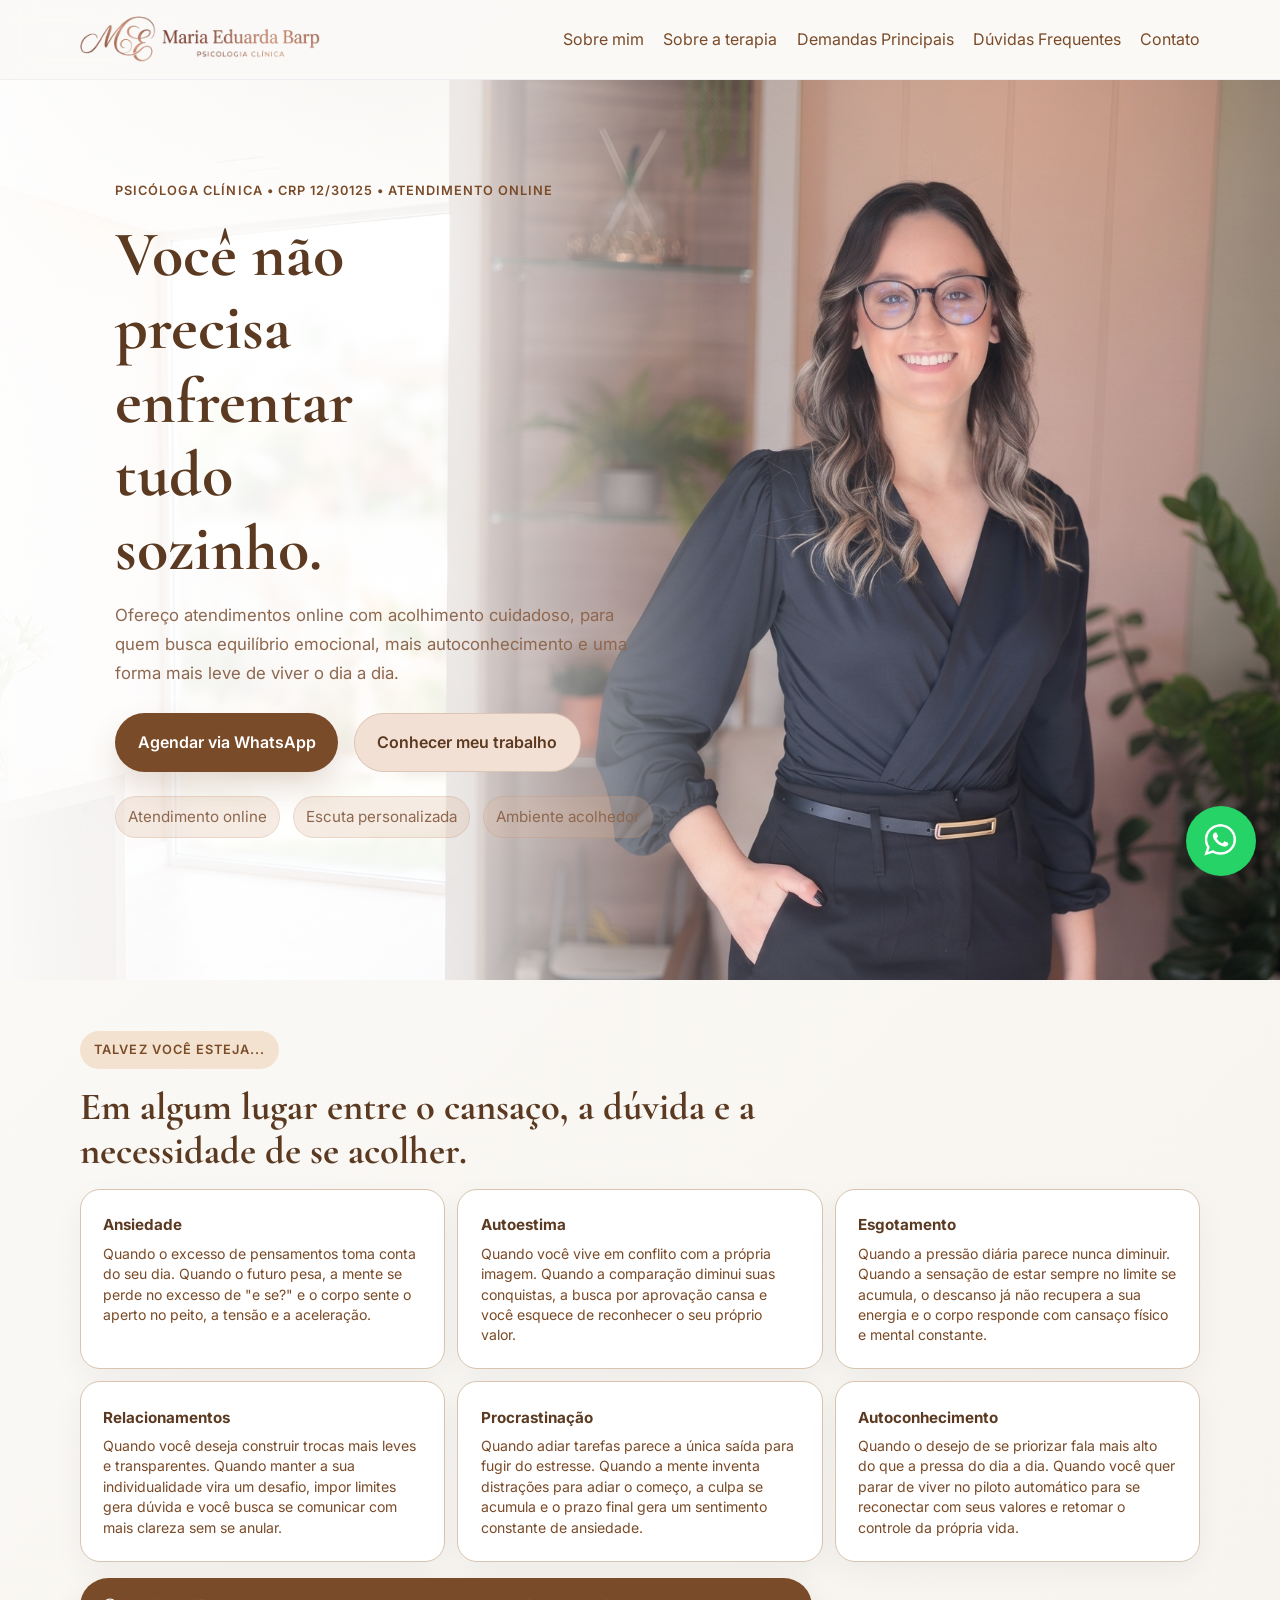
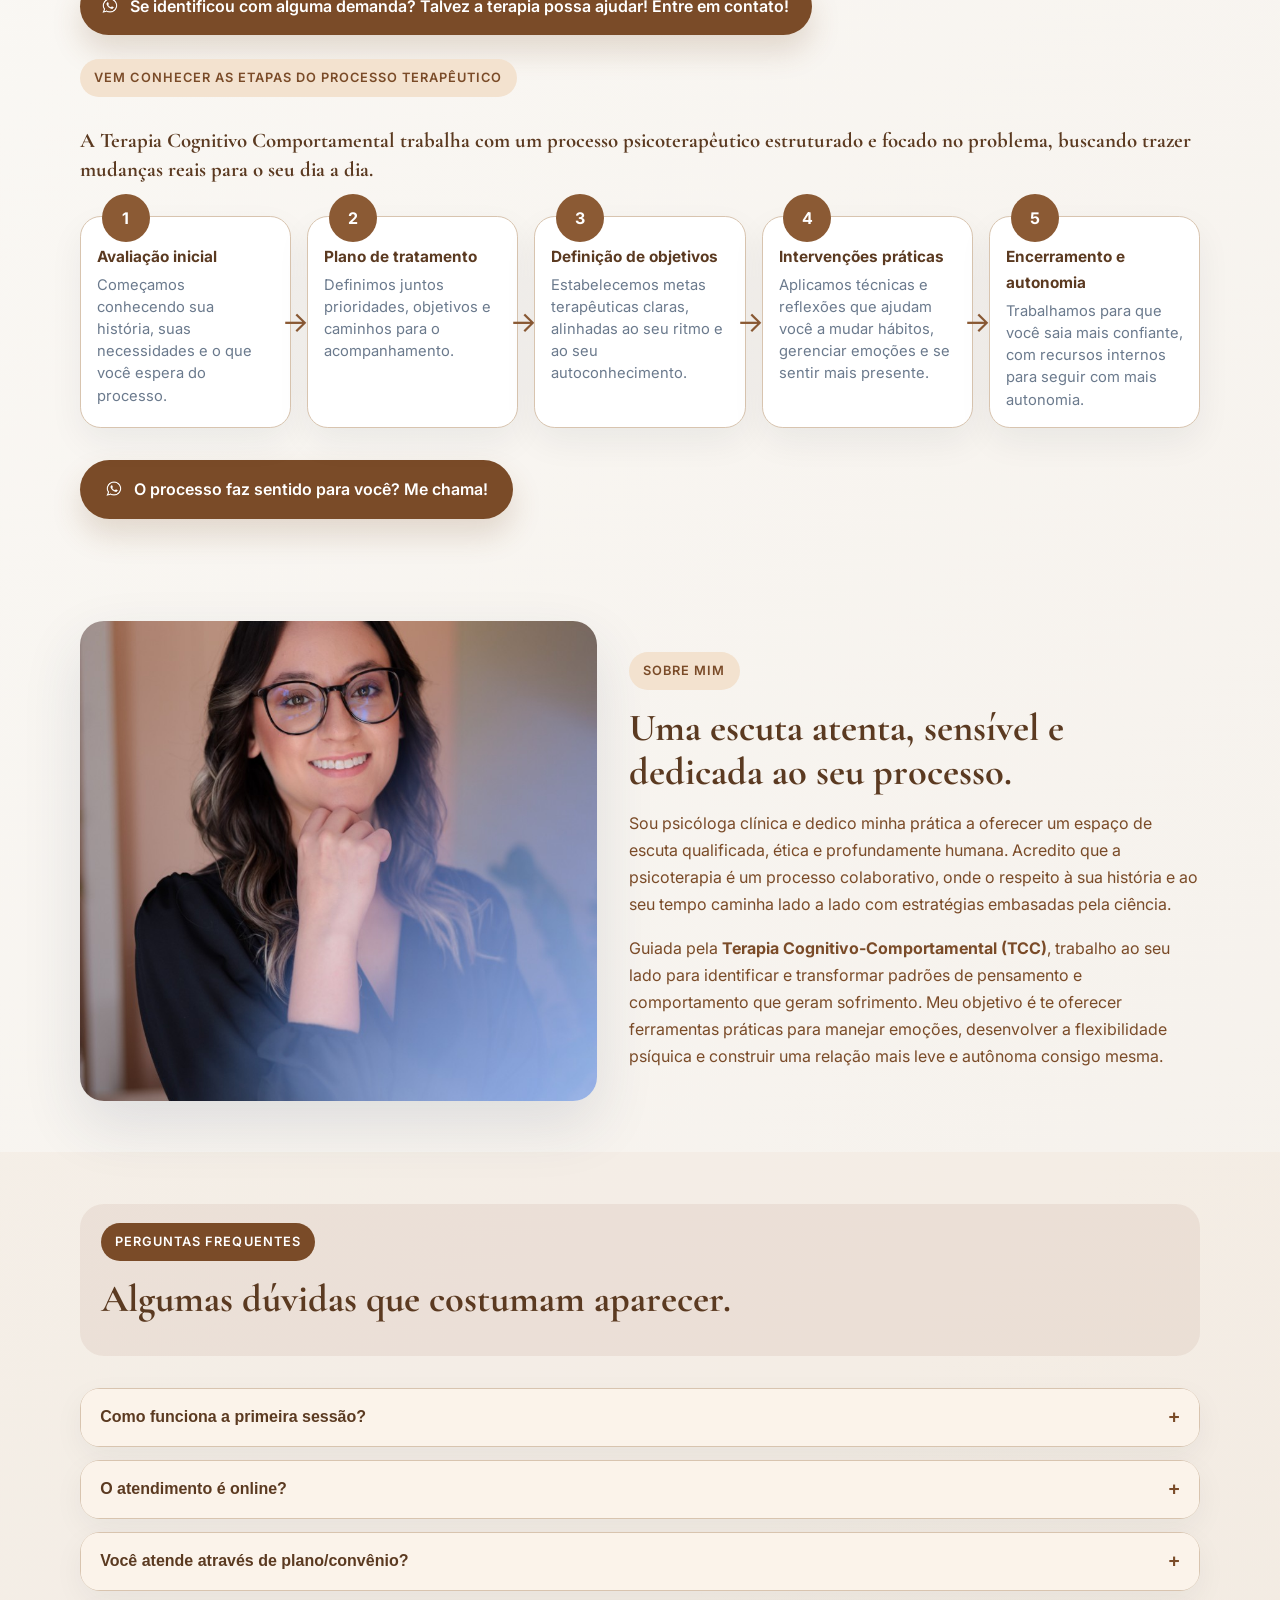
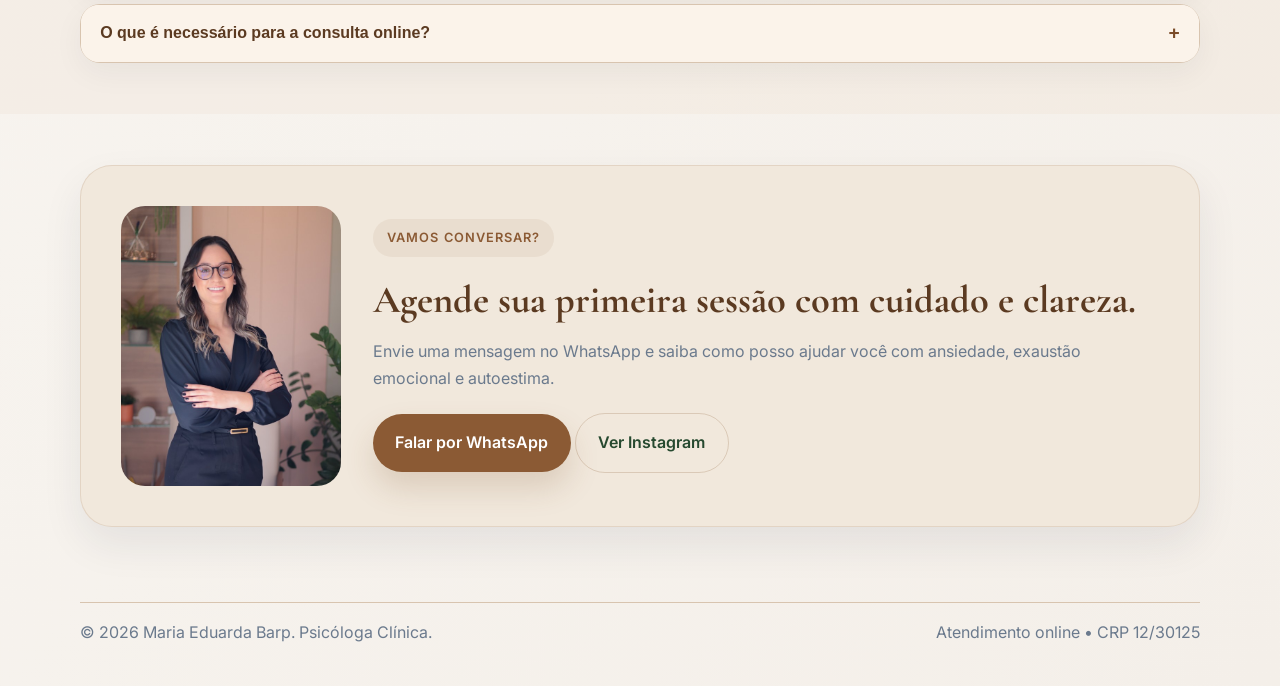
<file: index.html>
<!DOCTYPE html>
<html lang="pt-BR">
  <head>
    <meta charset="UTF-8" />
    <meta name="viewport" content="width=device-width, initial-scale=1.0" />
    <title>Maria Eduarda Barp | Psicóloga Clínica</title>
    <meta
      name="description"
      content="Maria Eduarda Barp, psicóloga clínica com atendimento online, oferecendo acolhimento e cuidado emocional para quem busca mais equilíbrio e autoconhecimento."
    />
    <link rel="preconnect" href="https://fonts.googleapis.com" />
    <link rel="preconnect" href="https://fonts.gstatic.com" crossorigin />
    <link
      href="https://fonts.googleapis.com/css2?family=Cormorant+Garamond:wght@500;600;700&family=Inter:wght@300;400;500;600;700&display=swap"
      rel="stylesheet"
    />
    <link rel="stylesheet" href="styles.css" />
  </head>
  <body>
    <header class="site-header">
      <nav class="container navbar">
        <a class="logo" href="#top">
          <img src="assets/logo certea.png" alt="Logo de Maria Eduarda Barp" />
        </a>
        <button class="mobile-menu-toggle" aria-expanded="false" aria-controls="primary-navigation" aria-label="Abrir menu">
          <span class="menu-icon" aria-hidden="true">
            <span></span>
            <span></span>
            <span></span>
          </span>
          Menu
        </button>
        <ul class="nav-links" id="primary-navigation">
          <li><a href="#sobre">Sobre mim</a></li>
          <li><a href="#terapia-etapas">Sobre a terapia</a></li>
          <li><a href="#demandas-principais">Demandas Principais</a></li>
          <li><a href="#faq">Dúvidas Frequentes</a></li>
          <li><a href="#contato">Contato</a></li>
        </ul>
      </nav>
    </header>

    <main id="top">
      <section class="hero" aria-label="Seção principal">
        <div class="hero-inner container">
          <div class="hero-image-mobile">
            <img src="assets/fotoinicial.jpeg" alt="Foto de Maria Eduarda Barp" />
          </div>
          <div class="hero-copy reveal">
            <p class="eyebrow">Psicóloga Clínica • CRP 12/30125 • Atendimento online</p>
            <h1>Você não precisa enfrentar tudo sozinho.</h1>
            <p class="hero-text">
              Ofereço atendimentos online com acolhimento cuidadoso, para quem busca equilíbrio emocional,
              mais autoconhecimento e uma forma mais leve de viver o dia a dia.
            </p>

            <div class="hero-actions">
              <a class="btn btn-primary" href="https://wa.me/554931940936?text=Olá,%20gostaria%20de%20agendar%20uma%20consulta." target="_blank" rel="noreferrer">
                Agendar via WhatsApp
              </a>
              <a class="btn btn-secondary" href="#sobre">Conhecer meu trabalho</a>
            </div>

            <ul class="hero-highlights">
              <li>Atendimento online</li>
              <li>Escuta personalizada</li>
              <li>Ambiente acolhedor</li>
            </ul>
          </div>
        </div>
             </section>

      <section class="section container reveal" id="terapia">
        <div class="section-heading" id="demandas-principais">
          <p class="eyebrow eyebrow-brown">Talvez você esteja...</p>
          <h2 class="section-title-brown">Em algum lugar entre o cansaço, a dúvida e a necessidade de se acolher.</h2>
        </div>

        <div class="cards-grid">
          <article class="info-card">
            <h3>Ansiedade</h3>
            <p>Quando o excesso de pensamentos toma conta do seu dia. Quando o futuro pesa, a mente se perde no excesso de "e se?" e o corpo sente o aperto no peito, a tensão e a aceleração.</p>
          </article>
          <article class="info-card">
            <h3>Autoestima</h3>
            <p>Quando você vive em conflito com a própria imagem. Quando a comparação diminui suas conquistas, a busca por aprovação cansa e você esquece de reconhecer o seu próprio valor.</p>
          </article>
          <article class="info-card">
            <h3>Esgotamento</h3>
            <p>Quando a pressão diária parece nunca diminuir. Quando a sensação de estar sempre no limite se acumula, o descanso já não recupera a sua energia e o corpo responde com cansaço físico e mental constante.</p>
          </article>
          <article class="info-card">
            <h3>Relacionamentos</h3>
            <p>Quando você deseja construir trocas mais leves e transparentes. Quando manter a sua individualidade vira um desafio, impor limites gera dúvida e você busca se comunicar com mais clareza sem se anular.</p>
          </article>
          <article class="info-card">
            <h3>Procrastinação</h3>
            <p>Quando adiar tarefas parece a única saída para fugir do estresse. Quando a mente inventa distrações para adiar o começo, a culpa se acumula e o prazo final gera um sentimento constante de ansiedade.</p>
          </article>
          <article class="info-card">
            <h3>Autoconhecimento</h3>
            <p>Quando o desejo de se priorizar fala mais alto do que a pressa do dia a dia. Quando você quer parar de viver no piloto automático para se reconectar com seus valores e retomar o controle da própria vida.</p>
          </article>
        </div>

        <div class="therapy-action reveal">
          <a class="btn btn-primary" href="https://wa.me/554931940936?text=Olá,%20gostaria%20de%20saber%20mais%20sobre%20a%20terapia." target="_blank" rel="noreferrer">
            <img class="btn-icon" src="assets/wpp.png" alt="WhatsApp" />
            Se identificou com alguma demanda? Talvez a terapia possa ajudar! Entre em contato!
          </a>
        </div>

        <div class="therapy-steps reveal" id="terapia-etapas">
          <p class="eyebrow eyebrow-brown">Vem conhecer as etapas do processo terapêutico</p>
          <h3>A Terapia Cognitivo Comportamental trabalha com um processo psicoterapêutico estruturado e focado no problema, buscando trazer mudanças reais para o seu dia a dia.</h3>
          <div class="steps-list">
            <article class="step-card">
              <span class="step-number">1</span>
              <div>
                <h4>Avaliação inicial</h4>
                <p>Começamos conhecendo sua história, suas necessidades e o que você espera do processo.</p>
              </div>
            </article>
            <article class="step-card">
              <span class="step-number">2</span>
              <div>
                <h4>Plano de tratamento</h4>
                <p>Definimos juntos prioridades, objetivos e caminhos para o acompanhamento.</p>
              </div>
            </article>
            <article class="step-card">
              <span class="step-number">3</span>
              <div>
                <h4>Definição de objetivos</h4>
                <p>Estabelecemos metas terapêuticas claras, alinhadas ao seu ritmo e ao seu autoconhecimento.</p>
              </div>
            </article>
            <article class="step-card">
              <span class="step-number">4</span>
              <div>
                <h4>Intervenções práticas</h4>
                <p>Aplicamos técnicas e reflexões que ajudam você a mudar hábitos, gerenciar emoções e se sentir mais presente.</p>
              </div>
            </article>
            <article class="step-card">
              <span class="step-number">5</span>
              <div>
                <h4>Encerramento e autonomia</h4>
                <p>Trabalhamos para que você saia mais confiante, com recursos internos para seguir com mais autonomia.</p>
              </div>
            </article>
          </div>
          <div class="therapy-steps-actions">
            <a class="btn btn-primary" href="https://wa.me/554931940936?text=Olá,%20gostaria%20de%20conhecer%20as%20etapas%20do%20processo%20terapêutico." target="_blank" rel="noreferrer">
              <img class="btn-icon" src="assets/wpp.png" alt="wpp" />
              O processo faz sentido para você? Me chama!
            </a>
          </div>
        </div>
      </section>

      <section class="section container" id="sobre">
        <div class="about-grid">
          <div class="about-image reveal">
            <img
              src="assets/perfil.jpg"
              alt="Maria Eduarda Barp em ambiente acolhedor"
            />
          </div>
          <div class="about-copy reveal">
            <p class="eyebrow">Sobre mim</p>
            <h2>Uma escuta atenta, sensível e dedicada ao seu processo.</h2>
            <p>
              Sou psicóloga clínica e dedico minha prática a oferecer um espaço de escuta qualificada, ética
              e profundamente humana. Acredito que a psicoterapia é um processo colaborativo, onde o respeito
              à sua história e ao seu tempo caminha lado a lado com estratégias embasadas pela ciência.
            </p>
            <p>
              Guiada pela <strong>Terapia Cognitivo-Comportamental (TCC)</strong>, trabalho ao seu lado para
              identificar e transformar padrões de pensamento e comportamento que geram sofrimento. Meu objetivo
              é te oferecer ferramentas práticas para manejar emoções, desenvolver a flexibilidade psíquica e
              construir uma relação mais leve e autônoma consigo mesma.
            </p>
          </div>
        </div>
      </section>

      <section class="section section-alt" id="faq">
        <div class="container">
          <div class="section-heading reveal">
            <p class="eyebrow">Perguntas frequentes</p>
            <h2>Algumas dúvidas que costumam aparecer.</h2>
          </div>

          <div class="faq-list">
            <article class="faq-item reveal">
              <button class="faq-question" type="button">
                <span>Como funciona a primeira sessão?</span>
                <span class="faq-icon">+</span>
              </button>
              <div class="faq-answer">
                <p>A primeira sessão é um momento de acolhimento e escuta. É um espaço seguro para nos conhecermos, onde você poderá compartilhar o que te trouxe à terapia, suas dúvidas e suas expectativas.</p>
                <p>A partir dessa conversa inicial, compreendemos suas demandas e alinhamos como a Terapia Cognitivo-Comportamental (TCC) pode te ajudar no dia a dia, definindo juntos os próximos passos do seu processo com total clareza e sem pressões.</p>
              </div>
            </article>

            <article class="faq-item reveal">
              <button class="faq-question" type="button">
                <span>O atendimento é online?</span>
                <span class="faq-icon">+</span>
              </button>
              <div class="faq-answer">
                <p>Sim. O atendimento é realizado através de sessões de 50 minutos mediadas de forma online, através da plataforma Google Meet.</p>
              </div>
            </article>

            <article class="faq-item reveal">
              <button class="faq-question" type="button">
                <span>Você atende através de plano/convênio?</span>
                <span class="faq-icon">+</span>
              </button>
              <div class="faq-answer">
                <p>Os atendimentos são realizados exclusivamente de forma <strong>particular</strong>. No entanto, forneço nota fiscal/recibo para que você possa solicitar o <strong>reembolso</strong> junto ao seu plano de saúde, caso ele ofereça essa opção.</p>
              </div>
            </article>

            <article class="faq-item reveal">
              <button class="faq-question" type="button">
                <span>O que é necessário para a consulta online?</span>
                <span class="faq-icon">+</span>
              </button>
              <div class="faq-answer">
                <p>Apenas uma conexão estável de internet, um dispositivo com câmera e microfone (celular ou computador) e um local silencioso e privativo, onde você se sinta à vontade para conversar abertamente.</p>
              </div>
            </article>
          </div>
        </div>
      </section>

      <section class="section container" id="contato">
        <div class="cta reveal">
          <div class="cta-grid">
            <div class="cta-image">
              <img src="assets/fotofinal.jpg" alt="Foto de contato" />
            </div>
            <div class="cta-copy">
              <p class="eyebrow">Vamos conversar?</p>
              <h2>Agende sua primeira sessão com cuidado e clareza.</h2>
              <p>Envie uma mensagem no WhatsApp e saiba como posso ajudar você com ansiedade, exaustão emocional e autoestima.</p>
              <div class="cta-actions">
                <a class="btn btn-primary" href="https://wa.me/554931940936?text=Olá,%20gostaria%20de%20agendar%20uma%20consulta." target="_blank" rel="noreferrer">
                  Falar por WhatsApp
                </a>
                <a class="btn btn-secondary" href="https://www.instagram.com/psimariabarp" target="_blank" rel="noreferrer">
                  Ver Instagram
                </a>
              </div>
            </div>
          </div>
        </div>
      </section>
    </main>

    <footer class="site-footer">
      <div class="container footer-content">
        <div>
          <p>© <span id="year"></span> Maria Eduarda Barp. Psicóloga Clínica.</p>
        </div>
        <div class="footer-links">
          <span>Atendimento online • CRP 12/30125</span>
        </div>
      </div>
    </footer>

    <a class="whatsapp-float" href="https://wa.me/554931940936?text=Olá,%20gostaria%20de%20agendar%20uma%20consulta." target="_blank" rel="noreferrer">
      <img src="assets/wpp.png" alt="WhatsApp" />
    </a>

    <script src="script.js"></script>
  </body>
</html>
</file>
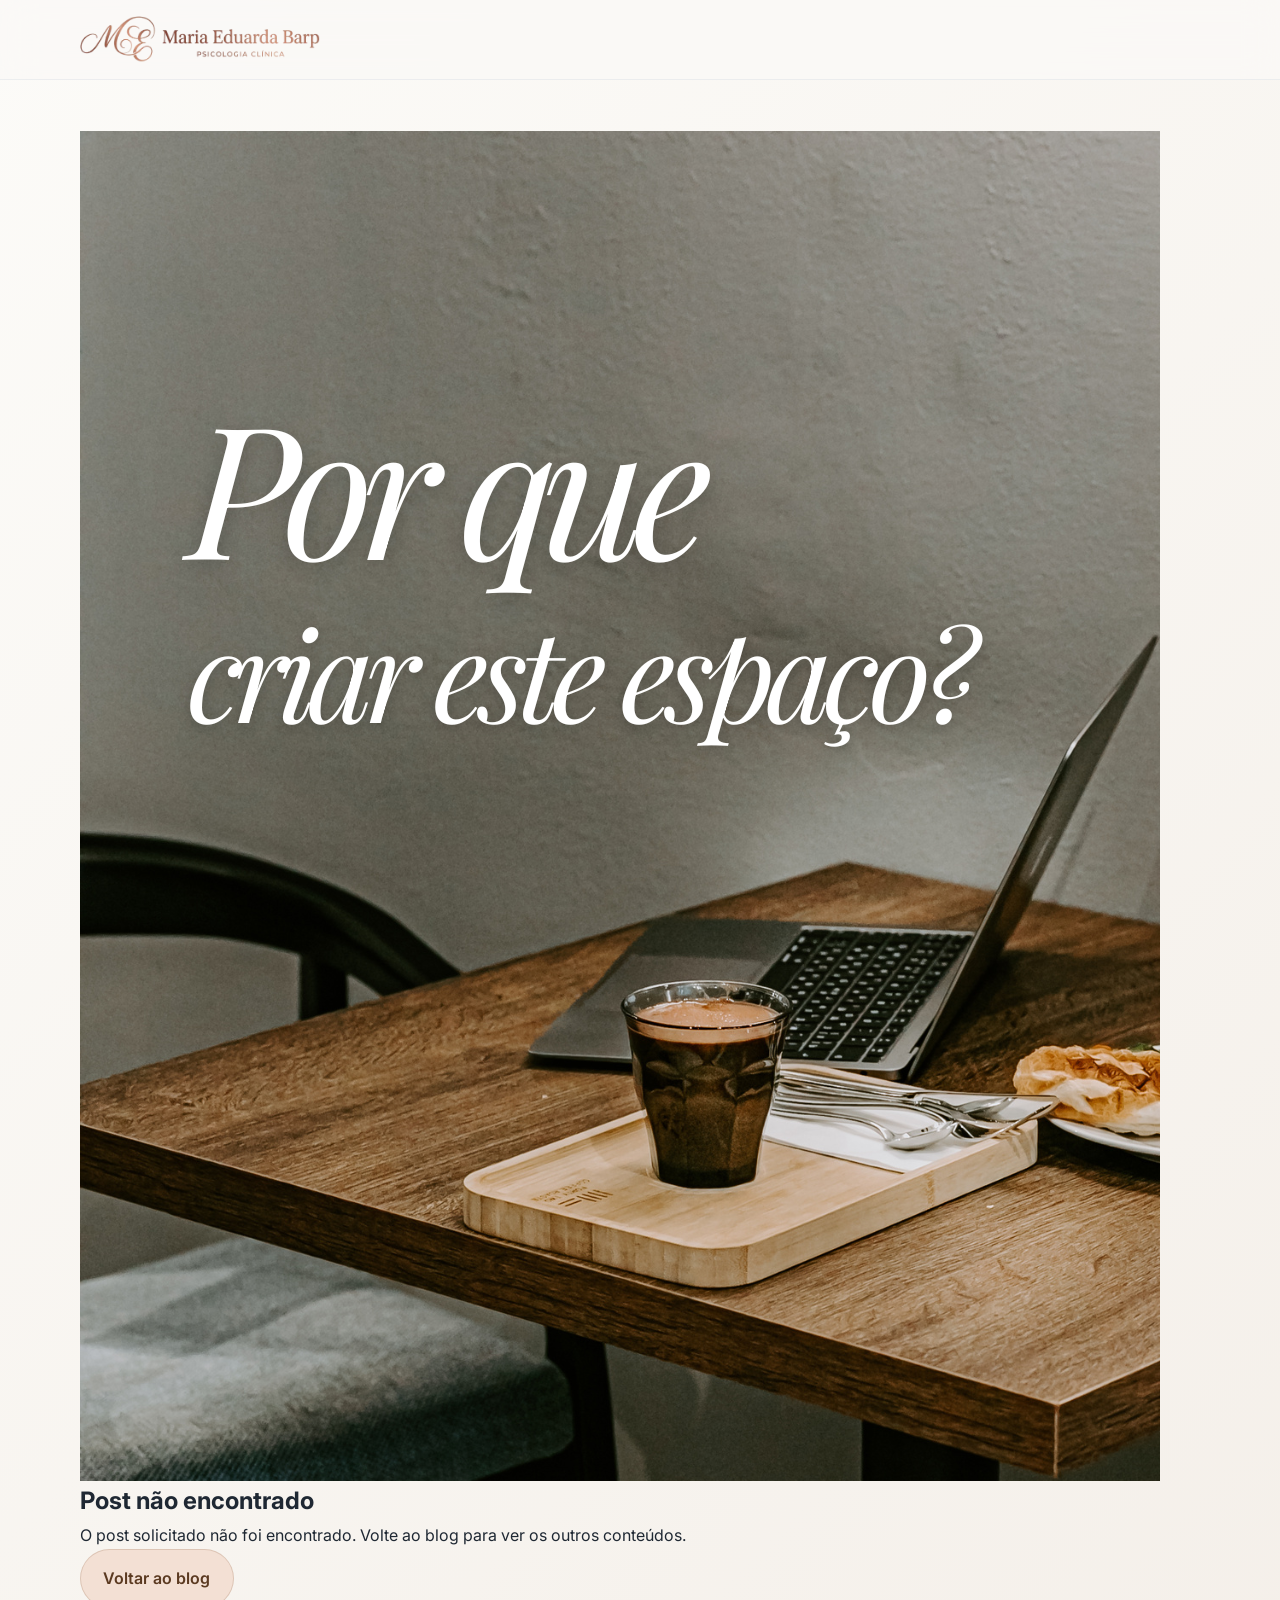
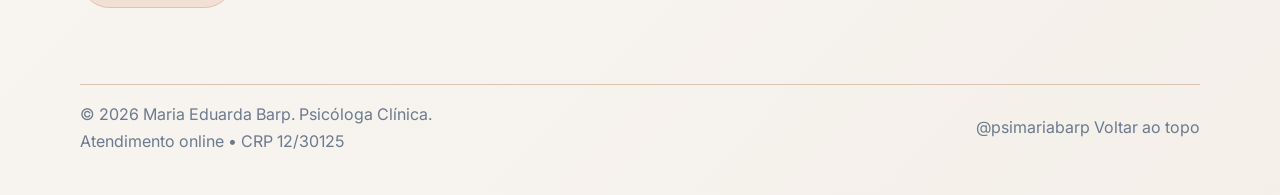
<file: blog-post.html>
<!DOCTYPE html>
<html lang="pt-BR">
  <head>
    <meta charset="UTF-8" />
    <meta name="viewport" content="width=device-width, initial-scale=1.0" />
    <title>Blog Post | Maria Eduarda Barp</title>
    <link rel="preconnect" href="https://fonts.googleapis.com" />
    <link rel="preconnect" href="https://fonts.gstatic.com" crossorigin />
    <link
      href="https://fonts.googleapis.com/css2?family=Cormorant+Garamond:wght@500;600;700&family=Inter:wght@300;400;500;600;700&display=swap"
      rel="stylesheet"
    />
    <link rel="stylesheet" href="styles.css" />
  </head>
  <body>
    <header class="site-header">
      <nav class="container navbar">
        <a class="logo" href="index.html">
          <img src="assets/logo certea.png" alt="Logo de Maria Eduarda Barp" />
        </a>
      </nav>
    </header>

    <main class="section container" id="blog-post-detail">
      <article class="blog-detail-card">
        <img id="post-image" src="assets/capa1.png" alt="Capa do post" />
        <div class="blog-detail-content">
          <time id="post-date"></time>
          <h1 id="post-title"></h1>
          <div id="post-text"></div>
          <a class="btn btn-secondary" href="index.html#blog">Voltar ao blog</a>
        </div>
      </article>
    </main>

    <footer class="site-footer">
      <div class="container footer-content">
        <div>
          <p>© <span id="year"></span> Maria Eduarda Barp. Psicóloga Clínica.</p>
          <p class="footer-note">Atendimento online • CRP 12/30125</p>
        </div>
        <div class="footer-links">
          <a href="https://www.instagram.com/psimariabarp" target="_blank" rel="noreferrer">@psimariabarp</a>
          <a href="index.html#top">Voltar ao topo</a>
        </div>
      </div>
    </footer>

    <script src="blog-post.js"></script>
  </body>
</html>
</file>
<file: styles.css>
:root {
  --bg: #f4efe9;
  --surface: #ffffff;
  --primary: #3f6b41;
  --primary-dark: #26492f;
  --text: #1f2833;
  --muted: #6b7a8d;
  --accent: #8b5a34;
  --border: #d8c4af;
  --shadow: 0 24px 60px rgba(41, 60, 94, 0.12);
}

* {
  box-sizing: border-box;
  margin: 0;
  padding: 0;
  min-width: 0;
}

html {
  scroll-behavior: smooth;
  min-width: 0;
}

body {
  min-width: 0;
  overflow-x: hidden;
  font-family: "Inter", sans-serif;
  color: var(--text);
  background: linear-gradient(135deg, #fcfbf8 0%, var(--bg) 100%);
  line-height: 1.7;
}

img {
  max-width: 100%;
  display: block;
}

a {
  color: inherit;
  text-decoration: none;
}

.sr-only {
  position: absolute;
  width: 1px;
  height: 1px;
  padding: 0;
  margin: -1px;
  overflow: hidden;
  clip: rect(0, 0, 0, 0);
  white-space: nowrap;
  border: 0;
}

.container {
  width: min(1120px, calc(100% - 2rem));
  margin: 0 auto;
}

.site-header {
  position: sticky;
  top: 0;
  z-index: 20;
  backdrop-filter: blur(16px);
  background: rgba(250, 249, 247, 0.8);
  border-bottom: 1px solid rgba(52, 84, 138, 0.07);
}

.navbar {
  display: flex;
  align-items: center;
  justify-content: space-between;
  padding: 1rem 0;
}

.logo {
  font-family: "Playfair Display", serif;
  font-size: 1.2rem;
  font-weight: 700;
  color: var(--primary);
}

.logo img {
  display: block;
  max-width: 240px;
  width: auto;
  height: auto;
}

.nav-links {
  display: flex;
  gap: 1.2rem;
  list-style: none;
  align-items: center;
}

.nav-links a {
  transition: color 0.2s ease;
  color: #7a4b28;
}

.mobile-menu-toggle {
  display: none;
  border: 1px solid rgba(122, 75, 40, 0.18);
  background: rgba(243, 224, 212, 0.18);
  color: var(--primary-dark);
  font-weight: 700;
  border-radius: 0.9rem;
  padding: 0.85rem 1.1rem;
  cursor: pointer;
}

.mobile-menu-toggle:hover,
.mobile-menu-toggle:focus-visible {
  background: rgba(243, 224, 212, 0.28);
}

.nav-links a:hover,
.nav-links a:focus-visible {
  color: #5b3a21;
}

.hero {
  min-height: 100vh;
  display: block;
  position: relative;
  background-image: url("assets/foto cortada.png");
  background-size: cover;
  background-position: center right;
  background-repeat: no-repeat;
}

.hero::before {
  content: "";
  position: absolute;
  inset: 0;
  /* soft white overlay on the left so text is readable while image stays full-bleed */
  background: linear-gradient(90deg, rgba(255,255,255,0.96) 0%, rgba(255,255,255,0.78) 36%, rgba(255,255,255,0.12) 56%, rgba(255,255,255,0.0) 100%);
  pointer-events: none;
}

.hero-image-mobile {
  display: none;
}

@media (min-width: 901px) {
  .hero-image-mobile {
    display: none !important;
  }
}

.hero-image-mobile img {
  width: 100%;
  height: auto;
  display: block;
  border-radius: 1.5rem;
  object-fit: cover;
}

.hero-inner {
  position: relative;
  z-index: 2;
  width: 100%;
  padding: 4rem 0;
}

/* position the container slightly to the left so the text sits over the empty wall area */
.hero-inner.container {
  margin-left: clamp(1rem, 6vw, 8rem);
  margin-right: 0;
}

.hero-copy {
  max-width: 620px;
  padding: 2rem 2.4rem;
  background: transparent;
  border-radius: 0.5rem;
  color: #5b3a21;
}

.hero-copy h1 {
  color: #5b3a21;
  font-size: clamp(2.2rem, 4vw, 3.6rem);
}

.hero-copy .eyebrow {
  background: transparent;
  color: #7a4b28;
  padding: 0;
}

.eyebrow {
  display: inline-block;
  padding: 0.5rem 0.9rem;
  border-radius: 999px;
  background: #eef4fc;
  color: var(--primary);
  font-size: 0.8rem;
  font-weight: 600;
  letter-spacing: 0.08em;
  text-transform: uppercase;
  margin-bottom: 1rem;
}

.eyebrow.eyebrow-brown {
  background: #f3e2cf;
  color: #7a4b28;
}

.hero h1,
.section-heading h2,
.about-copy h2,
.cta h2 {
  font-family: "Cormorant Garamond", serif;
  color: var(--text);
  line-height: 1.15;
  margin-bottom: 1rem;
}

.hero h1 {
  color: #5b3a21;
  font-size: clamp(2.4rem, 5vw, 4rem);
  max-width: 10ch;
}

.hero-text {
  font-size: 1.05rem;
  color: #8e674f;
  max-width: 560px;
  margin-bottom: 1.6rem;
}

.hero-actions {
  display: flex;
  flex-wrap: wrap;
  gap: 1rem;
  margin-bottom: 1.5rem;
}

.btn {
  display: inline-flex;
  align-items: center;
  justify-content: center;
  border-radius: 999px;
  padding: 0.95rem 1.4rem;
  font-weight: 600;
  transition: transform 0.2s ease, box-shadow 0.2s ease;
}

.btn:hover,
.btn:focus-visible {
  transform: translateY(-2px);
}

.btn-primary {
  background: #7a4b28;
  color: #fff;
  box-shadow: 0 16px 30px rgba(122, 75, 40, 0.18);
}

.btn-secondary {
  background: #f3e0d4;
  border: 1px solid rgba(122, 75, 40, 0.18);
  color: #5b3a21;
}

.hero-highlights {
  display: flex;
  flex-wrap: wrap;
  gap: 0.8rem;
  list-style: none;
  color: #8e674f;
  font-size: 0.95rem;
}

.hero-highlights li {
  padding: 0.45rem 0.75rem;
  border-radius: 999px;
  background: rgba(220, 180, 150, 0.25);
  border: 1px solid rgba(183, 124, 82, 0.18);
}


.loading-text,
.blog-error {
  color: #7a4b28;
}

.hero-card {
  position: relative;
  padding: 1rem;
  border-radius: 2rem;
  background: linear-gradient(145deg, #f5efe6, #eef4fc);
  box-shadow: var(--shadow);
}

.hero-card-main,
.hero-card-side {
  overflow: hidden;
}

.hero-card img {
  border-radius: 1.5rem;
  width: 100%;
  height: 100%;
  object-fit: cover;
}

.hero-card-main {
  min-height: 560px;
}

.hero-card-side {
  margin-top: 2rem;
  min-height: 320px;
}

.hero-card-badge {
  position: absolute;
  left: 1.5rem;
  bottom: 1.5rem;
  padding: 1rem 1.2rem;
  border-radius: 999px;
  background: rgba(255, 255, 255, 0.95);
  box-shadow: 0 12px 30px rgba(0, 0, 0, 0.08);
  max-width: 240px;
  font-weight: 600;
  color: var(--primary);
}

.section {
  padding: 3.2rem 0;
}

.section-alt {
  background: rgba(233, 218, 202, 0.25);
}

#faq .section-heading {
  margin-bottom: 2rem;
  padding: 1.2rem 1.3rem;
  border-radius: 1.5rem;
  background: rgba(123, 68, 37, 0.08);
}

#faq .section-heading .eyebrow {
  background: #7a4b28;
  color: #fff;
}

.section-heading h2.section-title-brown {
  color: #5b3a21;
}

#faq .section-heading h2 {
  color: #5b3a21;
}

#demandas-principais {
  scroll-margin-top: 5rem;
}

#terapia-etapas {
  scroll-margin-top: 5rem;
}

#terapia .section-heading h2 {
  white-space: normal;
  overflow-wrap: anywhere;
}

.section-heading h2,
.about-copy h2,
.cta h2 {
  font-size: clamp(1.8rem, 3.2vw, 2.4rem);
  max-width: 700px;
}

.cta h2 {
  text-align: center;
  max-width: 100%;
  width: 100%;
}

.cards-grid {
  display: grid;
  grid-template-columns: repeat(3, minmax(0, 1fr));
  gap: 0.75rem;
}

.therapy-action {
  margin-top: 1rem;
}

.therapy-steps {
  margin-top: 1.5rem;
}

.therapy-steps h3 {
  font-family: "Cormorant Garamond", serif;
  font-size: clamp(1rem, 1.9vw, 1.3rem);
  margin: 0.8rem 0 2rem;
  color: #5b3a21;
  max-width: 100%;
  line-height: 1.4;
}

.therapy-steps-actions {
  margin-top: 2rem;
}

.therapy-steps-actions .btn {
  padding: 1rem 1.6rem;
}

.btn-icon {
  display: inline-flex;
  width: auto;
  height: 1em;
  max-height: 1.25em;
  margin-right: 0.75rem;
  vertical-align: middle;
  object-fit: contain;
}

.steps-list {
  display: grid;
  grid-template-columns: repeat(5, minmax(0, 1fr));
  gap: 1rem;
}

.step-card {
  position: relative;
  display: grid;
  grid-template-columns: 1fr;
  gap: 0.85rem;
  padding: 1.7rem 1rem 1rem;
  background: var(--surface);
  border: 1px solid var(--border);
  border-radius: 1.3rem;
  box-shadow: 0 14px 35px rgba(24, 37, 58, 0.06);
}

.step-card:not(:last-child)::after {
  content: "→";
  position: absolute;
  right: -1.2rem;
  top: 50%;
  transform: translateY(-50%);
  font-size: 1.8rem;
  color: var(--accent);
}

.step-number {
  position: absolute;
  top: -1.4rem;
  left: 1.3rem;
  display: inline-flex;
  width: 3rem;
  height: 3rem;
  align-items: center;
  justify-content: center;
  border-radius: 50%;
  background: var(--accent);
  color: #fff;
  font-weight: 700;
  flex-shrink: 0;
}

.step-card h4 {
  margin-bottom: 0.25rem;
  font-size: 0.96rem;
  color: #5b3a21;
}

.step-card p {
  color: var(--muted);
  font-size: 0.92rem;
  line-height: 1.5;
}

.info-card,
.timeline-card,
.faq-item {
  background: var(--surface);
  border: 1px solid var(--border);
  border-radius: 1.25rem;
  box-shadow: 0 10px 30px rgba(24, 37, 58, 0.05);
}

.info-card {
  padding: 1.4rem;
}

.info-card h3,
.timeline-card h3 {
  margin-bottom: 0.35rem;
  font-size: 0.95rem;
  color: #5b3a21;
}

.info-card p {
  color: #7a4b28;
  font-size: 0.88rem;
  line-height: 1.45;
}

.timeline-card p,
.about-copy p,
.faq-answer p,
.cta p {
  color: var(--muted);
}

.timeline-grid {
  display: grid;
  grid-template-columns: repeat(3, minmax(0, 1fr));
  gap: 1rem;
}

.timeline-card {
  padding: 1.5rem;
}

.timeline-card span {
  display: inline-flex;
  width: 2.2rem;
  height: 2.2rem;
  align-items: center;
  justify-content: center;
  border-radius: 50%;
  background: var(--accent);
  color: #fff;
  font-weight: 700;
  margin-bottom: 1rem;
}

.timeline-card h3 {
  color: var(--accent);
}

#sobre .about-copy .eyebrow {
  background: #f3e2cf;
  color: #7a4b28;
}

#sobre .about-copy h2 {
  color: #5b3a21;
}

@media (max-width: 900px) {
  .site-header {
    padding: 0 1rem;
  }

  .navbar {
    flex-wrap: wrap;
    gap: 0.75rem;
  }

  .nav-links {
    flex-wrap: wrap;
    justify-content: center;
    gap: 0.75rem;
  }

  .nav-links li {
    min-width: 0;
  }

  .hero {
    min-height: auto;
    background-image: none;
    background-color: #fcfbf8;
    background-position: center top;
    padding-top: 0;
    padding-bottom: 2rem;
  }

  .hero::before {
    display: none;
  }

  .hero-image-mobile {
    display: block;
    margin-bottom: 1rem;
  }

  .hero-image-mobile img {
    max-height: 45vh;
    object-fit: cover;
  }

  .hero-inner {
    padding: 2.5rem 0;
  }

  .hero-inner.container {
    margin-left: 0;
    margin-right: 0;
  }

  .hero-copy {
    padding: 1.6rem 1.6rem;
    max-width: 100%;
  }

  .hero-actions {
    flex-direction: column;
    align-items: stretch;
  }

  .hero-actions .btn {
    width: 100%;
    font-size: 0.95rem;
  }

  .btn {
    font-size: 0.95rem;
  }

  .hero-highlights {
    flex-direction: column;
    gap: 0.65rem;
  }

  .section {
    padding: 2.4rem 0;
  }

  .cards-grid,
  .steps-list,
  .timeline-grid,
  .about-grid,
  .cta-grid {
    display: grid;
    grid-template-columns: 1fr;
    gap: 1.2rem;
  }

  .therapy-steps {
    margin-top: 2rem;
  }

  .step-card {
    padding: 1.5rem;
  }

  .step-card:not(:last-child)::after {
    display: none;
  }

  .about-copy,
  .cta-copy {
    text-align: left;
  }

  .about-image img,
  .cta-image img {
    width: 100%;
    height: auto;
    object-fit: cover;
    border-radius: 1.25rem;
  }

  .therapy-steps-actions,
  .cta-actions {
    display: flex;
    flex-direction: column;
    gap: 1rem;
  }

  .cta-actions a {
    width: 100%;
  }

  .footer-content {
    display: flex;
    flex-direction: column;
    align-items: center;
    gap: 0.75rem;
    text-align: center;
  }

  .whatsapp-float {
    width: 3.8rem;
    height: 3.8rem;
    padding: 0.75rem;
  }

  .section-heading h2,
  .hero h1,
  .about-copy h2,
  .cta h2 {
    white-space: normal;
    overflow-wrap: anywhere;
  }
}

@media (max-width: 640px) {
  .container {
    width: min(100%, calc(100% - 1.5rem));
  }

  .hero-copy {
    padding: 1.25rem 1.2rem;
  }

  .hero h1 {
    font-size: clamp(2rem, 8vw, 2.8rem);
  }

  .hero-text,
  .info-card p,
  .step-card p,
  .faq-answer p,
  .cta p {
    font-size: 0.98rem;
  }

  .nav-links {
    width: 100%;
    justify-content: center;
  }

  .nav-links li {
    flex: 1 1 100%;
    min-width: 0;
    text-align: center;
  }

  .nav-links.open {
    display: grid;
    grid-template-columns: 1fr;
  }

  .hero-actions {
    gap: 0.85rem;
  }

  .faq-list {
    display: grid;
    gap: 1rem;
  }

  .faq-question {
    width: 100%;
    padding: 1rem 1rem;
    text-align: left;
  }

  .faq-answer {
    padding: 0 1rem 1rem;
  }
}

.mobile-menu-toggle {
  display: none;
  border: 1px solid rgba(122, 75, 40, 0.18);
  background: rgba(243, 224, 212, 0.18);
  color: var(--primary-dark);
  font-weight: 700;
  border-radius: 0.9rem;
  padding: 0.85rem 1.1rem;
  cursor: pointer;
  order: 2;
  margin-top: 0.75rem;
  align-items: center;
  gap: 0.75rem;
}

.mobile-menu-toggle .menu-icon {
  display: inline-flex;
  flex-direction: column;
  justify-content: center;
  gap: 0.25rem;
}

.mobile-menu-toggle .menu-icon span {
  display: block;
  width: 1rem;
  height: 0.15rem;
  background: #5b3a21;
  border-radius: 999px;
}

.nav-links {
  transition: max-height 0.3s ease;
}

@media (max-width: 900px) {
  .navbar {
    flex-direction: column;
    align-items: flex-start;
  }

  .logo {
    order: 1;
  }

  .mobile-menu-toggle {
    display: inline-flex;
    align-items: center;
    justify-content: center;
    width: auto;
    order: 2;
    margin-top: 0.75rem;
  }

  .nav-links {
    width: 100%;
    max-height: 0;
    overflow: hidden;
    display: grid;
    grid-template-columns: 1fr;
    gap: 0.5rem;
    padding-top: 0.75rem;
    transition: max-height 0.3s ease;
    order: 3;
  }

  .nav-links.open {
    max-height: 500px;
  }

  .nav-links li {
    width: 100%;
  }

  .nav-links a {
    display: block;
    width: 100%;
    padding: 0.95rem 1rem;
    border-radius: 0.9rem;
    background: rgba(243, 224, 212, 0.16);
    color: #5b3a21;
  }

  .nav-links a:hover,
  .nav-links a:focus-visible {
    background: rgba(122, 75, 40, 0.1);
  }
}

#sobre .about-copy p {
  color: #7a4b28;
}

.about-grid {
  display: grid;
  grid-template-columns: 0.95fr 1.05fr;
  gap: 2rem;
  align-items: center;
  min-width: 0;
}

.about-image img {
  border-radius: 1.5rem;
  width: 100%;
  max-height: 480px;
  object-fit: cover;
  box-shadow: var(--shadow);
}

.about-copy p + p {
  margin-top: 1rem;
}

.faq-list {
  display: grid;
  gap: 0.8rem;
}

.faq-question {
  width: 100%;
  border: none;
  background: #fbf3ea;
  padding: 1.1rem 1.2rem;
  display: flex;
  justify-content: space-between;
  align-items: center;
  font-size: 1rem;
  font-weight: 600;
  color: #5b3a21;
  cursor: pointer;
  border-radius: 1.1rem;
  text-align: left;
}

.faq-icon {
  color: #7a4b28;
  font-size: 1.2rem;
}

.faq-answer {
  max-height: 0;
  overflow: hidden;
  transition: max-height 0.25s ease;
  padding: 0 1.2rem;
}

.faq-item.active .faq-answer {
  max-height: 120px;
  padding: 0.6rem 1.2rem 1rem;
}

.cta {
  padding: 2.5rem;
  border-radius: 2rem;
  background: #f1e8dc;
  color: var(--text);
  box-shadow: 0 18px 40px rgba(26, 41, 63, 0.08);
  border: 1px solid rgba(139, 90, 52, 0.14);
}

.cta-grid {
  display: grid;
  grid-template-columns: minmax(150px, 220px) 1fr;
  gap: 2rem;
  align-items: center;
}

.cta-image {
  border-radius: 1.5rem;
  overflow: hidden;
  max-width: 220px;
}

.cta-image img {
  width: 100%;
  height: auto;
  display: block;
}

.cta-copy {
  text-align: left;
}

.cta .eyebrow {
  background: rgba(139, 90, 52, 0.08);
  color: var(--accent);
}

.cta h2 {
  color: #5b3a21;
  text-align: left;
  max-width: none;
  width: 100%;
}

.cta p {
  color: var(--muted);
  margin-bottom: 1.3rem;
  text-align: left;
}

.cta .btn-primary {
  background: var(--accent);
  color: #fff;
}

.cta .btn-secondary {
  background: transparent;
  border-color: rgba(139, 90, 52, 0.22);
  color: var(--primary-dark);
}

.site-footer {
  padding: 1.5rem 0 2.5rem;
}

.whatsapp-float {
  position: fixed;
  right: 1.5rem;
  bottom: 1.5rem;
  width: 3.8rem;
  height: 3.8rem;
  border-radius: 50%;
  display: inline-flex;
  align-items: center;
  justify-content: center;
  background: #25d366;
  box-shadow: 0 18px 40px rgba(0, 0, 0, 0.18);
  z-index: 50;
  transition: transform 0.2s ease, box-shadow 0.2s ease;
}

.whatsapp-float:hover,
.whatsapp-float:focus-visible {
  transform: translateY(-2px);
  box-shadow: 0 22px 45px rgba(0, 0, 0, 0.22);
}

.whatsapp-float img {
  width: 2.2rem;
  height: 2.2rem;
}

.whatsapp-float {
  width: 4.4rem;
  height: 4.4rem;
}

.footer-content {
  display: flex;
  justify-content: space-between;
  align-items: center;
  border-top: 1px solid var(--border);
  padding-top: 1rem;
  color: var(--muted);
}

.reveal {
  opacity: 0;
  transform: translateY(24px);
  transition: opacity 0.6s ease, transform 0.6s ease;
}

.reveal.visible {
  opacity: 1;
  transform: translateY(0);
}

@media (max-width: 860px) {
  .hero,
  .about-grid {
    grid-template-columns: 1fr;
  }

  .cards-grid,
  .timeline-grid,
  .steps-list {
    grid-template-columns: 1fr;
  }

  .hero-card img {
    height: 420px;
  }

  .step-card:not(:last-child)::after {
    display: none;
  }
}

@media (max-width: 760px) {
  .hero {
    background-position: center center;
    min-height: auto;
    padding: 2.5rem 0;
  }

  .hero-copy {
    margin: 0 1rem 1.25rem;
    padding: 0 1rem;
    background: rgba(255,255,255,0.9);
    border-radius: 0.6rem;
  }
}

@media (max-width: 480px) {
  .hero-image {
    height: 280px;
    background-position: center center;
  }

  .about-image img {
    max-height: none;
  }

  .cta-grid {
    grid-template-columns: 1fr;
  }

  .cta-image {
    max-width: 100%;
  }
}

@media (max-width: 640px) {
  .navbar {
    flex-direction: column;
    gap: 0.7rem;
  }

  .nav-links {
    flex-wrap: wrap;
    justify-content: center;
  }

  .hero {
    padding-top: 3rem;
  }

  .hero-actions {
    flex-direction: column;
  }

  .hero-card-badge {
    position: static;
    max-width: none;
    margin-top: 1rem;
    border-radius: 1rem;
  }

  .footer-content {
    flex-direction: column;
    gap: 0.5rem;
  }
}

@media (max-width: 900px) {
  .container,
  .site-header,
  .navbar,
  .hero,
  .hero-inner,
  .hero-copy,
  .section,
  .section-alt,
  .cards-grid,
  .steps-list,
  .timeline-grid,
  .about-grid,
  .cta-grid,
  .faq-list,
  .footer-content,
  .cta,
  .about-image,
  .cta-image,
  .info-card,
  .step-card,
  .faq-item,
  .hero-actions,
  .cta-actions,
  .nav-links {
    min-width: 0;
    max-width: 100%;
  }

  .container {
    width: 100%;
    max-width: 100%;
    padding-left: 1rem;
    padding-right: 1rem;
  }

  .hero {
    background-position: center top;
    padding-left: 0;
    padding-right: 0;
    overflow-x: hidden;
  }

  .hero-inner {
    padding-left: 0;
    padding-right: 0;
  }

  .hero-copy,
  .cta,
  .faq-question,
  .faq-answer,
  .info-card,
  .step-card {
    padding-left: 1rem;
    padding-right: 1rem;
  }

  .section {
    padding-left: 0.75rem;
    padding-right: 0.75rem;
  }

  .cards-grid,
  .steps-list,
  .timeline-grid,
  .about-grid,
  .cta-grid {
    grid-template-columns: 1fr !important;
  }

  .cta-grid {
    grid-template-columns: 1fr !important;
  }

  .about-image img,
  .cta-image img,
  .hero-card img,
  .logo img {
    width: 100%;
    max-width: 100%;
    height: auto;
  }

  .nav-links {
    justify-content: center;
    width: 100%;
    overflow-x: hidden;
  }

  .nav-links li {
    min-width: 0;
    width: 100%;
  }

  .hero-actions,
  .cta-actions {
    width: 100%;
  }

  .btn {
    width: 100%;
    max-width: 100%;
  }
}

@media (max-width: 900px) {
  html,
  body,
  .container,
  .site-header,
  .navbar,
  .hero,
  .hero-inner,
  .hero-copy,
  .section,
  .section-alt,
  .cards-grid,
  .steps-list,
  .timeline-grid,
  .about-grid,
  .cta-grid,
  .faq-list,
  .footer-content,
  .cta,
  .about-image,
  .cta-image,
  .info-card,
  .step-card,
  .faq-item {
    min-width: 0;
    max-width: 100%;
  }

  .container {
    width: 100%;
    max-width: 100%;
    padding-left: 1rem;
    padding-right: 1rem;
  }

  .hero {
    background-position: center top;
    padding-left: 0;
    padding-right: 0;
  }

  .hero-inner {
    padding-left: 0;
    padding-right: 0;
  }

  .hero-copy,
  .cta,
  .faq-question,
  .faq-answer,
  .info-card,
  .step-card {
    padding-left: 1rem;
    padding-right: 1rem;
  }

  .section {
    padding-left: 0.75rem;
    padding-right: 0.75rem;
  }

  .btn,
  .mobile-menu-toggle,
  .hero-actions,
  .cta-actions {
    width: 100%;
  }

  .nav-links {
    justify-content: center;
    width: 100%;
    max-width: 100%;
    overflow: hidden;
  }

  .nav-links li {
    min-width: 0;
  }

  .about-image img,
  .cta-image img,
  .hero-card img {
    width: 100%;
    max-width: 100%;
    height: auto;
  }
}
</file>
